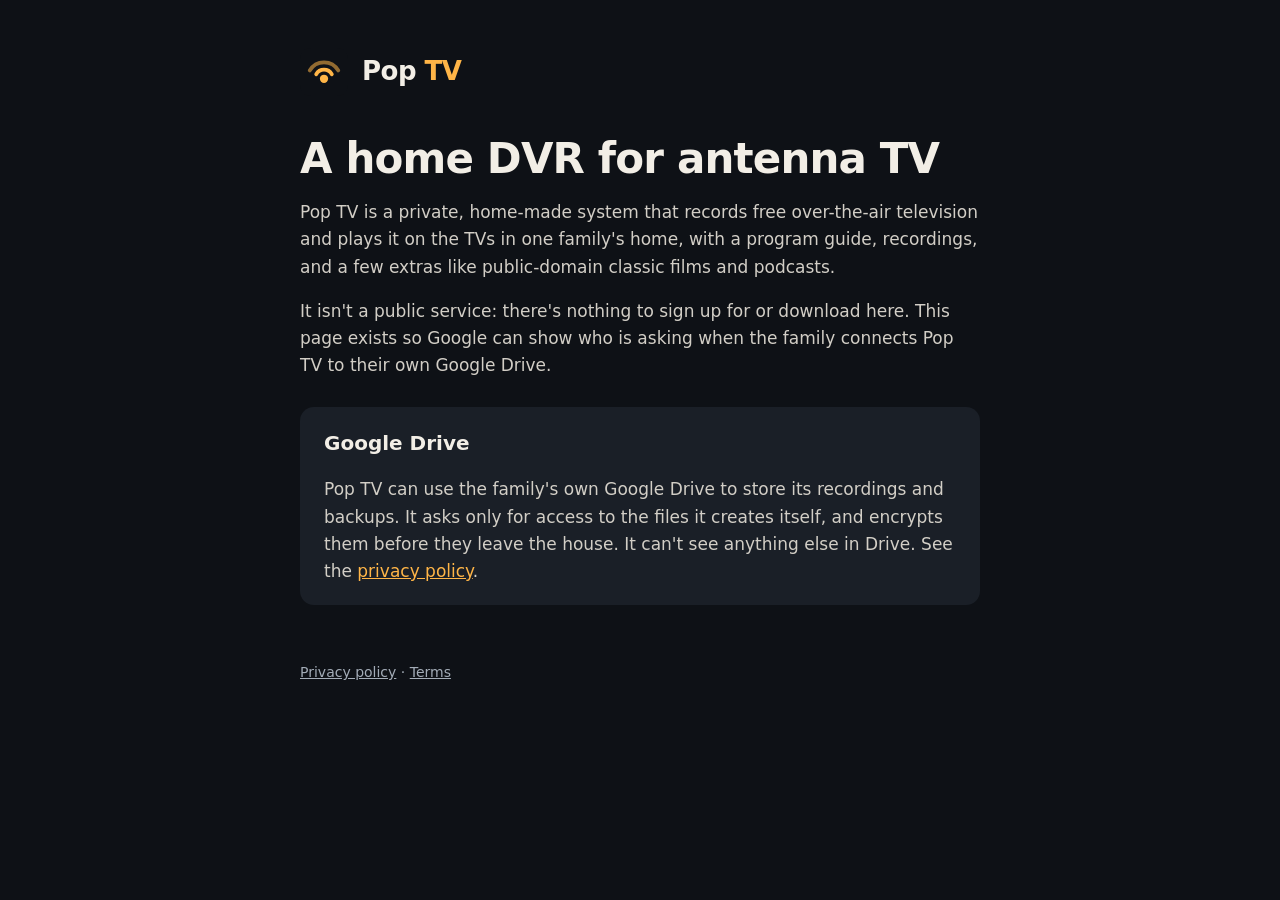
<file: index.html>
<!doctype html>
<html lang="en">
<head>
<meta charset="utf-8">
<meta name="viewport" content="width=device-width, initial-scale=1">
<title>Pop TV</title>
<meta name="description" content="Pop TV is a private, home-made DVR for antenna TV, used by one household.">
<link rel="icon" href="logo.svg" type="image/svg+xml">
<link rel="stylesheet" href="style.css">
</head>
<body>
<div class="wrap">
  <header><img src="logo.svg" alt=""><a href="./">Pop <em>TV</em></a></header>
  <h1>A home DVR for antenna TV</h1>
  <p>Pop TV is a private, home-made system that records free over-the-air television and plays it on
  the TVs in one family's home, with a program guide, recordings, and a few extras like public-domain
  classic films and podcasts.</p>
  <p>It isn't a public service: there's nothing to sign up for or download here. This page exists so
  Google can show who is asking when the family connects Pop TV to their own Google Drive.</p>
  <div class="card">
    <h2 style="margin-top:0">Google Drive</h2>
    <p style="margin-bottom:0">Pop TV can use the family's own Google Drive to store its recordings and backups.
    It asks only for access to the files it creates itself, and encrypts them before they leave the house.
    It can't see anything else in Drive. See the <a href="privacy.html">privacy policy</a>.</p>
  </div>
  <footer><a href="privacy.html">Privacy policy</a> · <a href="terms.html">Terms</a></footer>
</div>
</body>
</html>
</file>
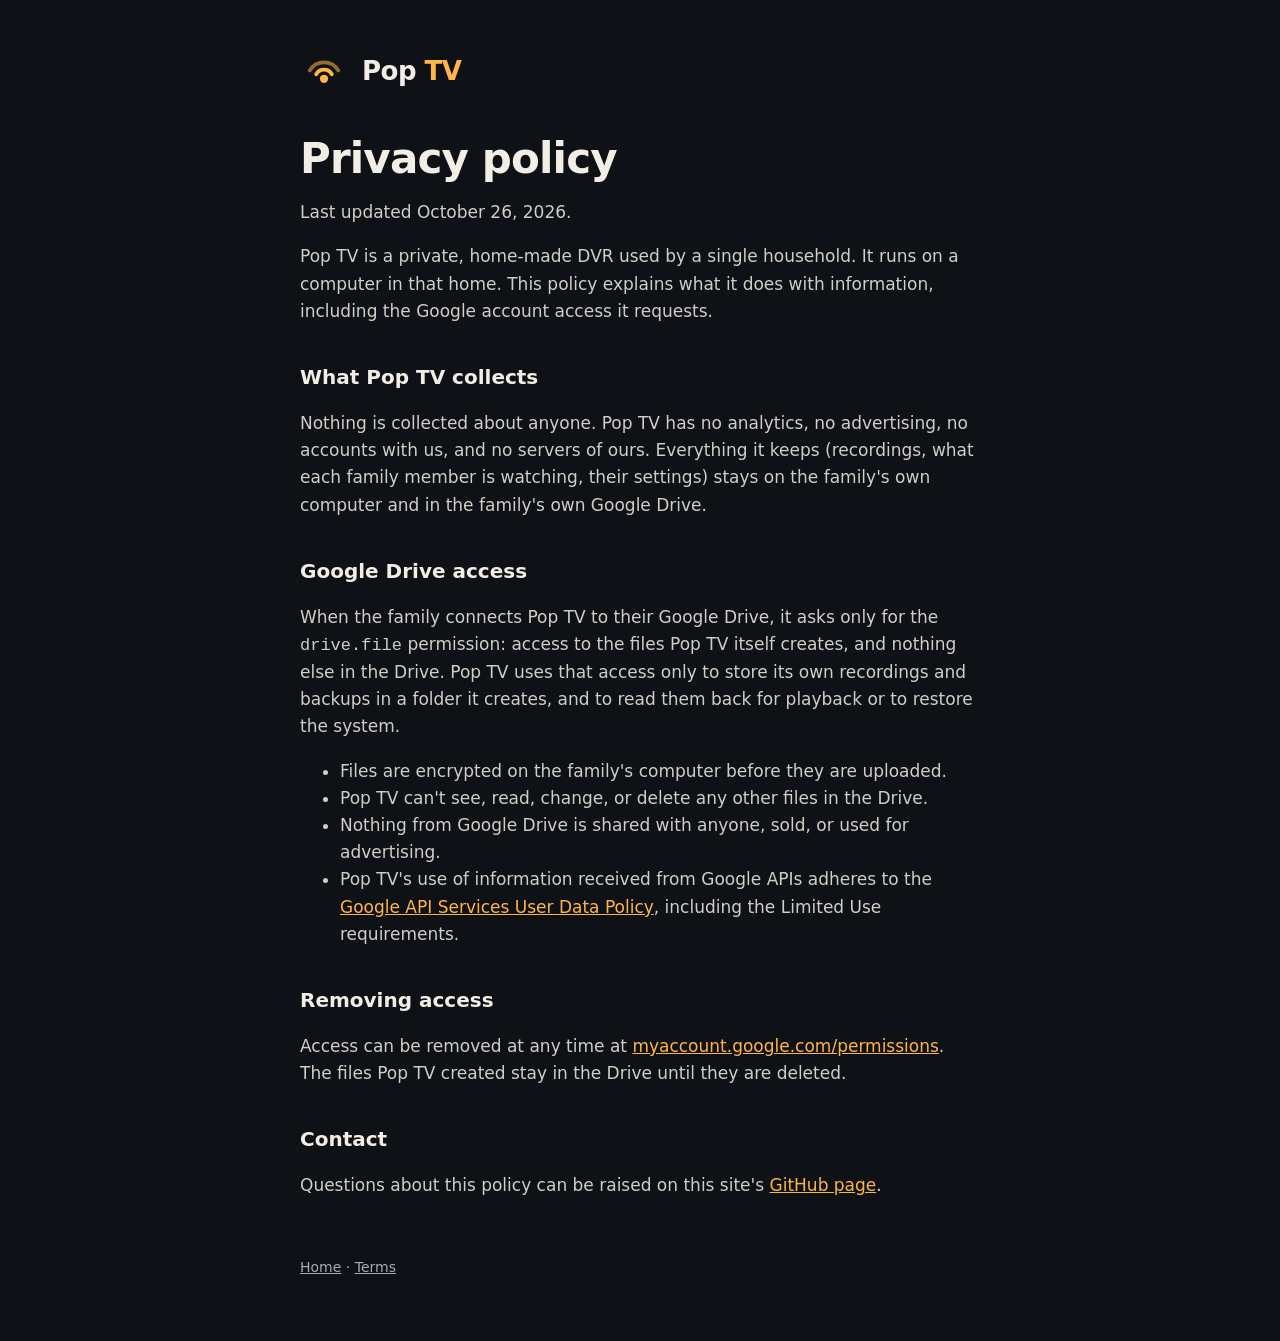
<file: privacy.html>
<!doctype html>
<html lang="en">
<head>
<meta charset="utf-8">
<meta name="viewport" content="width=device-width, initial-scale=1">
<title>Pop TV Privacy Policy</title>
<link rel="icon" href="logo.svg" type="image/svg+xml">
<link rel="stylesheet" href="style.css">
</head>
<body>
<div class="wrap">
  <header><img src="logo.svg" alt=""><a href="./">Pop <em>TV</em></a></header>
  <h1>Privacy policy</h1>
  <p>Last updated October 26, 2026.</p>
  <p>Pop TV is a private, home-made DVR used by a single household. It runs on a computer in that home.
  This policy explains what it does with information, including the Google account access it requests.</p>

  <h2>What Pop TV collects</h2>
  <p>Nothing is collected about anyone. Pop TV has no analytics, no advertising, no accounts with us,
  and no servers of ours. Everything it keeps (recordings, what each family member is watching, their
  settings) stays on the family's own computer and in the family's own Google Drive.</p>

  <h2>Google Drive access</h2>
  <p>When the family connects Pop TV to their Google Drive, it asks only for the
  <code>drive.file</code> permission: access to the files Pop TV itself creates, and nothing else
  in the Drive. Pop TV uses that access only to store its own recordings and backups in a folder it
  creates, and to read them back for playback or to restore the system.</p>
  <ul>
    <li>Files are encrypted on the family's computer before they are uploaded.</li>
    <li>Pop TV can't see, read, change, or delete any other files in the Drive.</li>
    <li>Nothing from Google Drive is shared with anyone, sold, or used for advertising.</li>
    <li>Pop TV's use of information received from Google APIs adheres to the
    <a href="https://developers.google.com/terms/api-services-user-data-policy">Google API Services User Data Policy</a>,
    including the Limited Use requirements.</li>
  </ul>

  <h2>Removing access</h2>
  <p>Access can be removed at any time at
  <a href="https://myaccount.google.com/permissions">myaccount.google.com/permissions</a>.
  The files Pop TV created stay in the Drive until they are deleted.</p>

  <h2>Contact</h2>
  <p>Questions about this policy can be raised on this site's
  <a href="https://github.com/mpopeney/poptv/issues">GitHub page</a>.</p>
  <footer><a href="./">Home</a> · <a href="terms.html">Terms</a></footer>
</div>
</body>
</html>
</file>
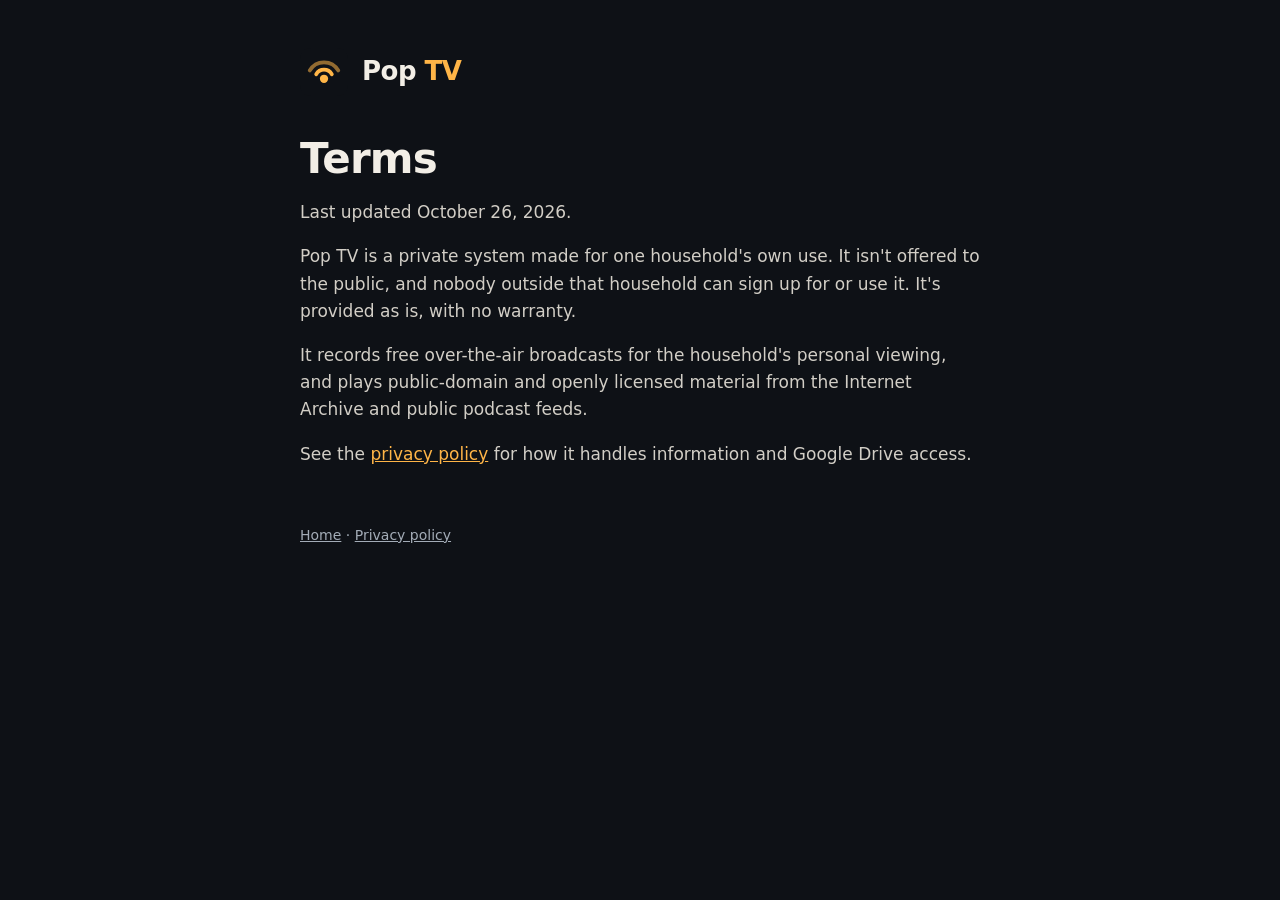
<file: terms.html>
<!doctype html>
<html lang="en">
<head>
<meta charset="utf-8">
<meta name="viewport" content="width=device-width, initial-scale=1">
<title>Pop TV Terms</title>
<link rel="icon" href="logo.svg" type="image/svg+xml">
<link rel="stylesheet" href="style.css">
</head>
<body>
<div class="wrap">
  <header><img src="logo.svg" alt=""><a href="./">Pop <em>TV</em></a></header>
  <h1>Terms</h1>
  <p>Last updated October 26, 2026.</p>
  <p>Pop TV is a private system made for one household's own use. It isn't offered to the public, and
  nobody outside that household can sign up for or use it. It's provided as is, with no warranty.</p>
  <p>It records free over-the-air broadcasts for the household's personal viewing, and plays
  public-domain and openly licensed material from the Internet Archive and public podcast feeds.</p>
  <p>See the <a href="privacy.html">privacy policy</a> for how it handles information and Google Drive access.</p>
  <footer><a href="./">Home</a> · <a href="privacy.html">Privacy policy</a></footer>
</div>
</body>
</html>
</file>
<file: style.css>
:root { --bg: #0E1116; --surface: #1A1F27; --text: #F2EEE6; --muted: #A3ACB7; --accent: #FFB547; }
* { box-sizing: border-box; }
html, body { margin: 0; background: var(--bg); color: var(--text); }
body { font: 17px/1.6 "Inter", system-ui, -apple-system, "Segoe UI", Roboto, sans-serif; }
.wrap { max-width: 720px; margin: 0 auto; padding: 48px max(20px, env(safe-area-inset-left)) 64px; }
header { display: flex; align-items: center; gap: 14px; margin-bottom: 40px; }
header img { width: 48px; height: 48px; }
header a { color: var(--text); text-decoration: none; font-size: 26px; font-weight: 700; letter-spacing: -0.02em; }
header a em { font-style: normal; color: var(--accent); }
h1 { font-size: clamp(30px, 6vw, 42px); line-height: 1.1; letter-spacing: -0.02em; margin: 0 0 16px; }
h2 { font-size: 20px; margin: 36px 0 8px; }
p, li { color: #D2CEC6; }
a { color: var(--accent); }
.card { background: var(--surface); border-radius: 14px; padding: 20px 24px; margin-top: 28px; }
footer { margin-top: 56px; color: var(--muted); font-size: 14px; }
footer a { color: var(--muted); }
</file>
